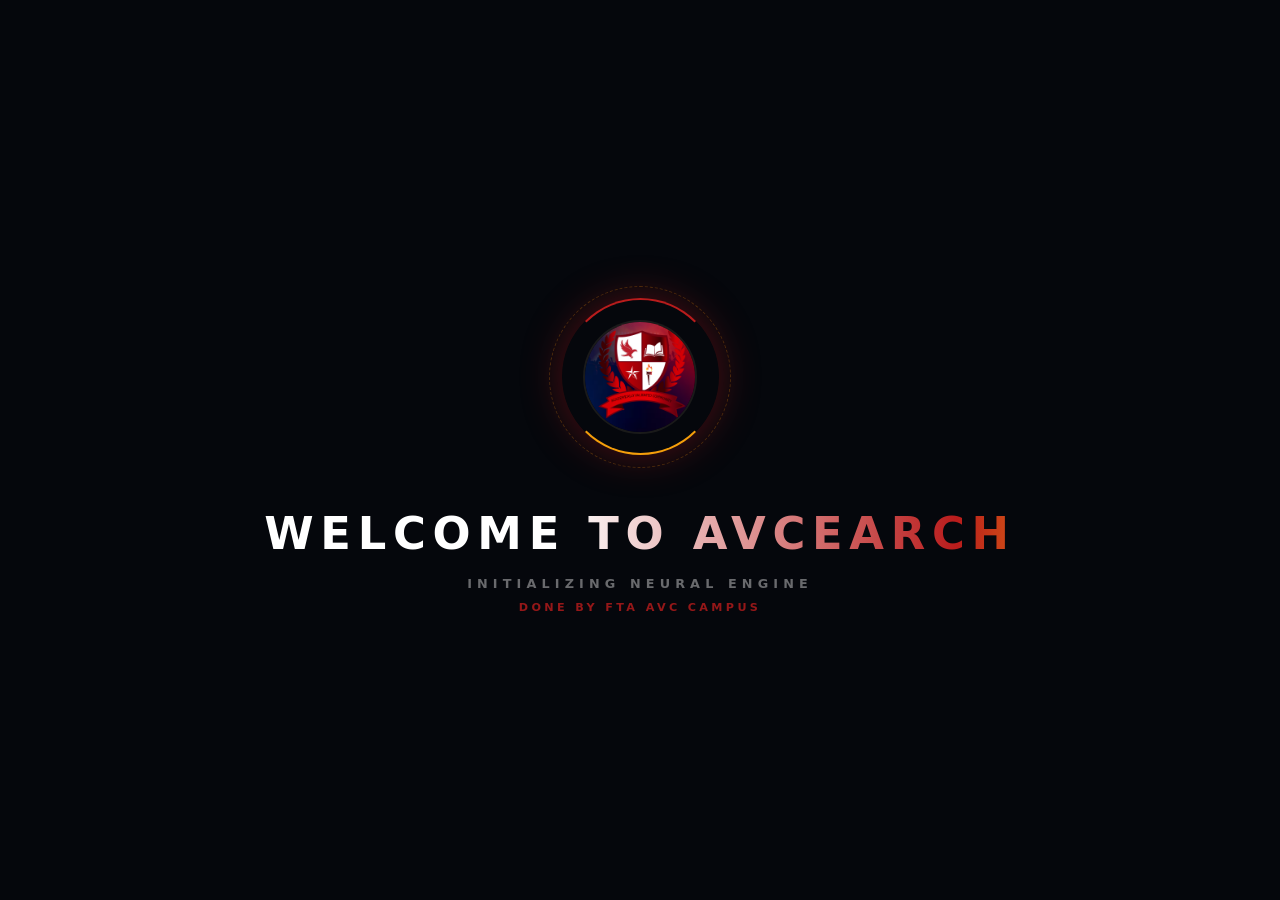
<file: f.html>
<!DOCTYPE html>
<html lang="en">
<head>
  <meta charset="UTF-8">
  <meta name="viewport" content="width=device-width, initial-scale=1.0">
  <title>AVSEARCH | Genesis</title>
  <style>
    :root {
      --brand-crimson: #b91c1c;
      --brand-crimson-dark: #7f1d1d;
      --brand-gold: #f59e0b;
      --onyx-deep: #05070c;
      --premium-grad: linear-gradient(135deg, #b91c1c 0%, #7f1d1d 100%);
      --tesla-neon-glow: 0 0 40px rgba(185, 28, 28, 0.4);
    }

    body {
      background-color: var(--onyx-deep);
      margin: 0;
      padding: 0;
      min-height: 100vh;
      overflow: hidden;
      font-family: system-ui, -apple-system, BlinkMacSystemFont, 'Segoe UI', Roboto, sans-serif;
    }

    /* ── Cinematic DaVinci x Musk Dimension Curtain ── */
    .welcome-curtain {
      position: fixed;
      top: 0;
      left: 0;
      width: 100%;
      height: 100%;
      background: var(--onyx-deep);
      z-index: 99999;
      display: flex;
      flex-direction: column;
      align-items: center;
      justify-content: center;
      transition: all 1.2s cubic-bezier(0.85, 0, 0.15, 1);
      opacity: 1;
      padding: 20px;
      box-sizing: border-box;
    }

    .welcome-curtain.dismissed {
      transform: scale(1.05);
      opacity: 0;
      pointer-events: none;
    }

    /* ── The Sacred Geometry Engine ── */
    .engine-core-wrapper {
      position: relative;
      width: 180px;
      height: 180px;
      display: flex;
      align-items: center;
      justify-content: center;
      margin-bottom: 40px;
    }

    .orbit-ring-outer {
      position: absolute;
      width: 100%;
      height: 100%;
      border: 1px dashed rgba(245, 158, 11, 0.25);
      border-radius: 50%;
      animation: spinClockwise 20s linear infinite;
    }

    .orbit-ring-inner {
      position: absolute;
      width: 85%;
      height: 85%;
      border: 2px solid transparent;
      border-top: 2px solid var(--brand-crimson);
      border-bottom: 2px solid var(--brand-gold);
      border-radius: 50%;
      box-shadow: var(--tesla-neon-glow);
      animation: spinCounterClockwise 3s cubic-bezier(0.4, 0, 0.2, 1) infinite;
    }

    /* ── Premium Circled Logo Asset Node ── */
    .brand-logo-node {
      width: 110px;
      height: 110px;
      border-radius: 50%;
      background: #000000;
      border: 2px solid rgba(255, 255, 255, 0.1);
      display: flex;
      align-items: center;
      justify-content: center;
      overflow: hidden;
      z-index: 2;
      box-shadow: inset 0 0 20px rgba(255, 255, 255, 0.05);
      animation: pulseGlow 2s ease-in-out infinite;
    }

    .brand-logo-node img {
      width: 100%;
      height: 100%;
      object-fit: cover; /* Keeps logo filling the circle perfectly */
    }

    /* ── Metallic Shifting Hyper-Typography ── */
    .welcome-title {
      font-size: 2.8rem;
      font-weight: 900;
      letter-spacing: 0.15em;
      text-transform: uppercase;
      margin: 0;
      background: linear-gradient(to right, #ffffff 20%, var(--brand-crimson) 45%, var(--brand-gold) 55%, #ffffff 80%);
      background-size: 200% auto;
      -webkit-background-clip: text;
      -webkit-text-fill-color: transparent;
      animation: textShine 4s linear infinite;
      padding: 0 20px;
      text-align: center;
    }

    .system-subtitle {
      color: rgba(255, 255, 255, 0.4);
      font-size: 0.8rem;
      letter-spacing: 0.4em;
      text-transform: uppercase;
      margin-top: 16px;
      font-weight: 600;
      animation: deepPulse 2s ease-in-out infinite;
    }

    /* Added Branding */
    .done-by {
      color: var(--brand-crimson);
      font-size: 0.7rem;
      letter-spacing: 0.3em;
      margin-top: 10px;
      font-weight: 700;
      text-transform: uppercase;
      opacity: 0.8;
    }

    /* ── Core Mechanical Animation Routines ── */
    @keyframes textShine { to { background-position: -200% center; } }
    @keyframes spinClockwise { from { transform: rotate(0deg); } to { transform: rotate(360deg); } }
    @keyframes spinCounterClockwise { from { transform: rotate(360deg); } to { transform: rotate(0deg); } }
    @keyframes pulseGlow {
      0%, 100% { border-color: rgba(255, 255, 255, 0.1); transform: scale(1); }
      50% { border-color: var(--brand-crimson); transform: scale(1.02); }
    }
    @keyframes deepPulse {
      0%, 100% { opacity: 0.3; }
      50% { opacity: 0.8; }
    }

    @media (max-width: 768px) {
      .welcome-title { font-size: 1.6rem; letter-spacing: 0.05em; }
      .engine-core-wrapper { width: 130px; height: 130px; }
      .brand-logo-node { width: 80px; height: 80px; }
    }
  </style>
</head>
<body>

  <div class="welcome-curtain" id="welcomeCurtain">
    <div class="engine-core-wrapper">
      <div class="orbit-ring-outer"></div>
      <div class="orbit-ring-inner"></div>
      <div class="brand-logo-node">
        <img src="avc.png" alt="AVSEARCH Core">
      </div>
    </div>

    <h1 class="welcome-title">Welcome to AVCEARCH</h1>
    <div class="system-subtitle">Initializing Neural Engine</div>
    <div class="done-by">DONE BY FTA AVC CAMPUS</div>
  </div>

  <script>
    window.addEventListener('DOMContentLoaded', () => {
      const curtain = document.getElementById('welcomeCurtain');
      setTimeout(() => {
        curtain.classList.add('dismissed');
        setTimeout(() => {
          window.location.replace("https://classy-malabi-f3405c.netlify.app/");
        }, 800); 
      }, 3200);
    });
  </script>
</body>
</html>
</file>
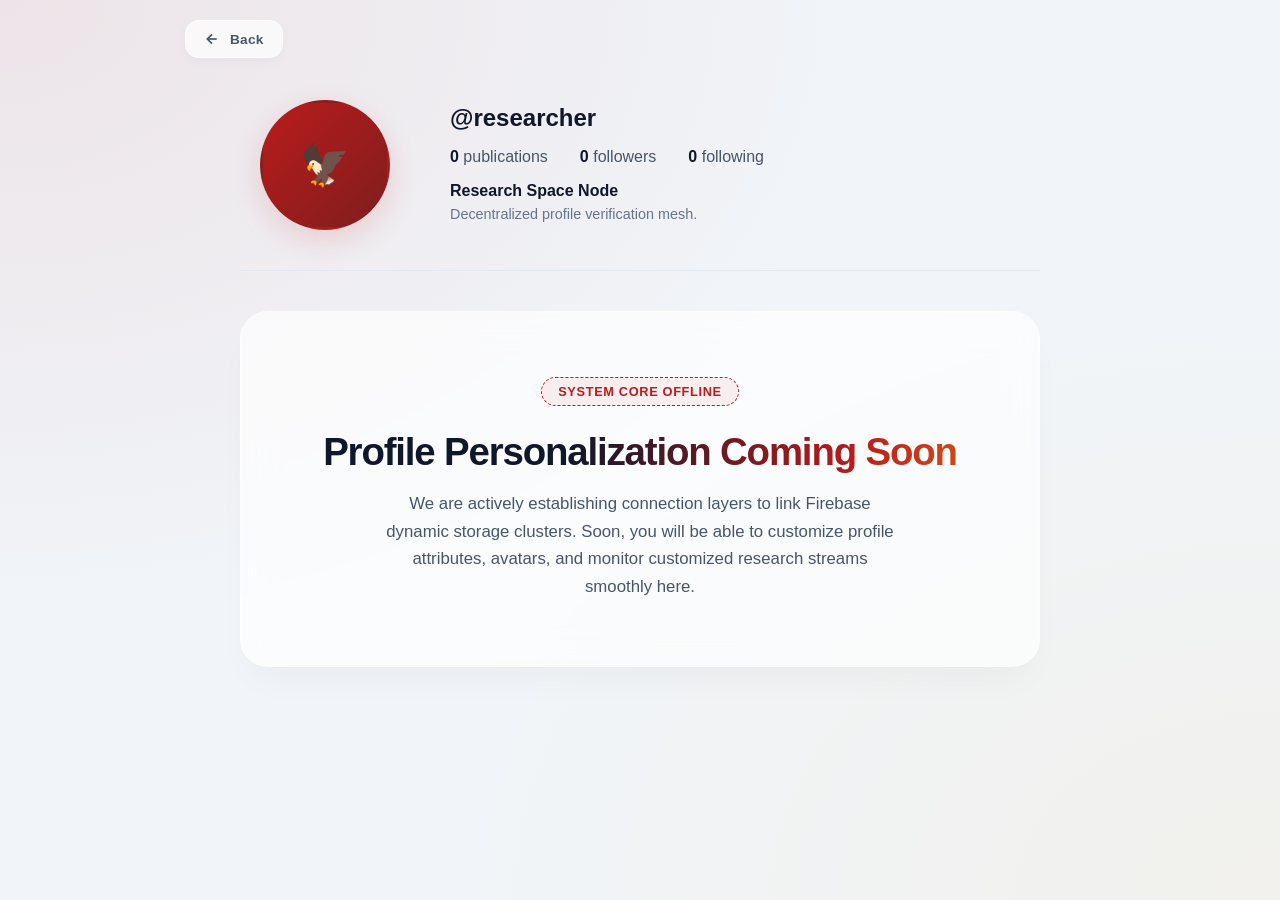
<file: profile.html>
<!DOCTYPE html>
<html lang="en">
<head>
  <meta charset="UTF-8" />
  <title>AVCEARCH</title>
  <link rel="icon" type="image/png" href="avc.png" />
  <link rel="stylesheet" href="shared.css" />
  <style>
:root {
  --brand-crimson: #b91c1c;
  --brand-crimson-dark: #7f1d1d;
  --brand-gold: #f59e0b;
  --onyx-deep: #0f172a;
  --premium-grad: linear-gradient(135deg, #b91c1c 0%, #7f1d1d 100%);
  --crimson-glow: 0 10px 30px rgba(185, 28, 28, 0.15);
}

body {
  background-color: #f1f5f9;
  background-image: 
    radial-gradient(at 0% 0%, rgba(185, 28, 28, 0.08) 0px, transparent 50%),
    radial-gradient(at 100% 100%, rgba(245, 158, 11, 0.05) 0px, transparent 50%);
  background-attachment: fixed;
  font-family: system-ui, -apple-system, BlinkMacSystemFont, 'Segoe UI', Roboto, sans-serif;
  margin: 0;
  padding: 0;
  min-height: 100vh;
}

.page-wrapper {
  max-width: 950px;
  margin: 0 auto;
  padding: 80px 20px 40px;
  position: relative;
}

/* ── Premium Glassmorphic Back Button ── */
.back-nav-trigger {
  display: inline-flex;
  align-items: center;
  justify-content: center;
  gap: 10px;
  position: absolute;
  top: 20px;
  left: 20px;
  padding: 10px 18px;
  background: rgba(255, 255, 255, 0.7);
  backdrop-filter: blur(8px);
  -webkit-backdrop-filter: blur(8px);
  border: 1px solid rgba(255, 255, 255, 0.6);
  border-radius: 14px;
  color: #475569;
  text-decoration: none;
  font-weight: 700;
  font-size: 0.85rem;
  letter-spacing: 0.02em;
  cursor: pointer;
  box-shadow: 0 4px 12px rgba(15, 23, 42, 0.03);
  transition: all 0.3s cubic-bezier(0.16, 1, 0.3, 1);
  user-select: none;
}

.back-nav-trigger:hover {
  color: #ffffff;
  background: var(--brand-crimson);
  border-color: var(--brand-crimson);
  box-shadow: 0 8px 20px rgba(185, 28, 28, 0.25);
  transform: translateY(-2px);
}

.back-nav-trigger:active {
  transform: translateY(0);
}

.back-nav-trigger svg {
  width: 16px;
  height: 16px;
  fill: none;
  stroke: currentColor;
  stroke-width: 2.5;
  transition: transform 0.3s cubic-bezier(0.16, 1, 0.3, 1);
}

.back-nav-trigger:hover svg {
  transform: translateX(-3px);
}

/* ── Profile Layout Transitions ── */
.insta-profile-header { 
  display: flex; 
  align-items: center; 
  gap: 60px; 
  padding: 20px 20px 40px; 
  border-bottom: 1px solid #e2e8f0; 
  max-width: 800px; 
  margin: 0 auto 40px;
  animation: floatInUp 0.6s cubic-bezier(0.16, 1, 0.3, 1) forwards;
}

.profile-avatar-container { 
  position: relative; 
  width: 130px; 
  height: 130px; 
  border-radius: 50%; 
  background: var(--premium-grad); 
  border: 3px solid transparent; 
  overflow: hidden; 
  display: flex; 
  align-items: center; 
  justify-content: center; 
  box-shadow: var(--crimson-glow);
  flex-shrink: 0;
}

.profile-info-column { flex: 1; }
.profile-username-row { display: flex; align-items: center; gap: 20px; margin-bottom: 16px; }

.profile-username {
  font-size: 1.5rem;
  font-weight: 800;
  color: var(--onyx-deep);
  margin: 0;
}

.profile-stats-row { display: flex; gap: 32px; margin-bottom: 16px; color: #475569; }
.profile-stats-row strong { color: var(--onyx-deep); }

/* ── Blurry Frosted Glass Premium Centerpiece Card ── */
.coming-soon-wrapper {
  max-width: 800px;
  margin: 40px auto;
  text-align: center;
  padding: 65px 40px;
  background: rgba(255, 255, 255, 0.65);
  backdrop-filter: blur(16px);
  -webkit-backdrop-filter: blur(16px);
  border: 1px solid rgba(255, 255, 255, 0.5);
  border-radius: 28px;
  box-shadow: 0 20px 40px -15px rgba(15, 23, 42, 0.05);
  animation: floatInUp 0.8s cubic-bezier(0.16, 1, 0.3, 1) forwards;
}

.coming-soon-badge {
  display: inline-block;
  padding: 6px 16px;
  background: rgba(185, 28, 28, 0.06);
  border: 1px dashed var(--brand-crimson);
  color: var(--brand-crimson);
  font-weight: 700;
  font-size: 0.8rem;
  text-transform: uppercase;
  letter-spacing: 0.05em;
  border-radius: 100px;
  margin-bottom: 24px;
}

/* ── Shiny Animated Header Output Text ── */
.coming-soon-title {
  font-size: 2.4rem;
  font-weight: 900;
  letter-spacing: -0.03em;
  margin: 0 0 16px 0;
  background: linear-gradient(
    to right, 
    #0f172a 20%, 
    #b91c1c 40%, 
    #f59e0b 60%, 
    #0f172a 80%
  );
  background-size: 200% auto;
  -webkit-background-clip: text;
  -webkit-text-fill-color: transparent;
  animation: textShine 4.5s linear infinite;
}

.coming-soon-subtitle {
  color: #475569;
  font-size: 1.05rem;
  max-width: 520px;
  margin: 0 auto;
  line-height: 1.65;
  font-weight: 500;
}

/* ── System Core Animations Keyframes ── */
@keyframes textShine {
  to { background-position: 200% center; }
}

@keyframes floatInUp {
  from {
    opacity: 0;
    transform: translateY(20px);
  }
  to {
    opacity: 1;
    transform: translateY(0);
  }
}

/* ── RESPONSIVE MEDIA BREAKPOINTS ── */

@media (max-width: 768px) {
  .page-wrapper {
    padding: 90px 16px 40px; /* Provides separation room below absolute back-button asset */
  }

  .insta-profile-header {
    flex-direction: column;
    text-align: center;
    gap: 24px;
    padding: 10px 10px 32px;
  }

  .profile-username-row {
    flex-direction: column;
    gap: 12px;
    justify-content: center;
  }

  .profile-stats-row {
    justify-content: center;
    gap: 24px;
  }

  .coming-soon-wrapper {
    padding: 48px 24px;
    margin: 24px auto;
    border-radius: 20px;
  }

  .coming-soon-title {
    font-size: 1.85rem;
  }
}

@media (max-width: 480px) {
  .back-nav-trigger {
    padding: 8px 14px;
    font-size: 0.8rem;
    top: 16px;
    left: 16px;
  }

  .profile-avatar-container {
    width: 100px;
    height: 100px;
  }

  .profile-username {
    font-size: 1.3rem;
  }

  .profile-stats-row {
    font-size: 0.9rem;
    gap: 16px;
  }

  .coming-soon-title {
    font-size: 1.6rem;
  }

  .coming-soon-subtitle {
    font-size: 0.95rem;
  }
}
  </style>
</head>
<body>

<div class="page-wrapper">
  
  <!-- Back Navigation Action Trigger -->
  <div onclick="history.back()" class="back-nav-trigger" title="Go back to the previous workspace node">
    <svg viewBox="0 0 24 24">
      <line x1="19" y1="12" x2="5" y2="12"></line>
      <polyline points="12 19 5 12 12 5"></polyline>
    </svg>
    Back
  </div>

  <!-- Profile Structural Header Mockup -->
  <div class="insta-profile-header">
    <div class="profile-avatar-container" id="avatarFrame">
      <div id="avatarInitials" style="font-size: 2.5rem; font-weight: 900; color: #ffffff; user-select: none;">🦅</div>
    </div>
    
    <div class="profile-info-column">
      <div class="profile-username-row">
        <h2 class="profile-username" id="uUsername">@researcher</h2>
      </div>
      <div class="profile-stats-row">
        <span><strong id="countPapers">0</strong> publications</span>
        <span><strong id="countFollowers">0</strong> followers</span>
        <span><strong id="countFollowing">0</strong> following</span>
      </div>
      <div id="uName" style="font-weight: 700; color: var(--onyx-deep); margin-bottom: 4px;">Research Space Node</div>
      <div id="uBio" style="font-size:0.9rem; color: #64748b; line-height: 1.5;">Decentralized profile verification mesh.</div>
    </div>
  </div>

  <!-- Central Coming Soon Intercept Core (Blurry & Shiny UI) -->
  <div class="coming-soon-wrapper">
    <div class="coming-soon-badge">System Core Offline</div>
    <h3 class="coming-soon-title">Profile Personalization Coming Soon</h3>
    <p class="coming-soon-subtitle">
      We are actively establishing connection layers to link Firebase dynamic storage clusters. Soon, you will be able to customize profile attributes, avatars, and monitor customized research streams smoothly here.
    </p>
  </div>
</div>

</body>
</html>
</file>
<file: shared.css>
/* ============================================================
   shared.css — AVCEARCH Brand Production Styling
   ============================================================ */
:root {
  /* ── AVCEARCH Master Color Palette ── */
  --brand-crimson: #b91c1c;
  --brand-crimson-dark: #7f1d1d;
  --onyx-deep: #0f172a;
  --onyx-surface: #1e293b;
  
  /* ── UI Element Overrides ── */
  --cloud-bg: rgba(255, 255, 255, 0.65);
  --cloud-border: rgba(226, 232, 240, 0.8);
  --cloud-glow: 0 8px 32px 0 rgba(127, 29, 29, 0.04);
  --sky-primary: var(--brand-crimson);
  --sky-grad: linear-gradient(135deg, #b91c1c 0%, #7f1d1d 100%);
  --text-dark: #0f172a;
  --text-muted: #64748b;
  
  /* ── Brand Shadows ── */
  --premium-glow: 0 10px 30px rgba(185, 28, 28, 0.15);
}

* { 
  box-sizing: border-box; 
  margin: 0; 
  padding: 0; 
  font-family: -apple-system, BlinkMacSystemFont, "Segoe UI", Roboto, sans-serif; 
}

body { 
  background: #f8fafc; 
  color: var(--text-dark); 
  min-height: 100vh; 
  overflow-x: hidden; 
}

/* ── Premium Asymmetric Gradient Background Mesh ── */
.bg-mesh {
  position: fixed; 
  top: 0; 
  left: 0; 
  width: 100vw; 
  height: 100vh; 
  z-index: -2;
  background-image: 
    radial-gradient(at 0% 0%, rgba(185, 28, 28, 0.07) 0, transparent 50%),
    radial-gradient(at 100% 0%, rgba(15, 23, 42, 0.06) 0, transparent 50%);
}

/* ── Elite Navigation Bar ── */
.navbar {
  display: flex; 
  align-items: center; 
  justify-content: space-between; 
  padding: 16px 40px;
  background: rgba(255, 255, 255, 0.8); 
  backdrop-filter: blur(16px); 
  -webkit-backdrop-filter: blur(16px);
  border-bottom: 1px solid rgba(185, 28, 28, 0.1); 
  position: sticky; 
  top: 0; 
  z-index: 100;
}

.nav-logo { 
  display: flex; 
  align-items: center; 
  gap: 8px; 
  text-decoration: none; 
  color: var(--text-dark); 
  font-weight: 900; 
  font-size: 1.35rem; 
  letter-spacing: -0.03em;
}

.nav-logo span span { 
  color: var(--brand-crimson); 
}

.nav-search { 
  display: flex; 
  align-items: center; 
  background: #ffffff; 
  padding: 8px 16px; 
  border-radius: 99px; 
  border: 1px solid #cbd5e1; 
  width: 320px; 
  transition: all 0.2s ease;
}

.nav-search:focus-within {
  border-color: var(--brand-crimson);
  box-shadow: 0 0 0 3px rgba(185, 28, 28, 0.1);
}

.nav-search input { 
  border: none; 
  background: transparent; 
  outline: none; 
  margin-left: 8px; 
  width: 100%; 
  font-size: 0.9rem; 
  color: var(--text-dark);
}

.nav-links { 
  display: flex; 
  gap: 24px; 
}

.nav-link { 
  display: flex; 
  align-items: center; 
  gap: 6px; 
  text-decoration: none; 
  color: var(--text-muted); 
  font-size: 0.95rem; 
  font-weight: 600; 
  transition: color 0.2s; 
}

.nav-link:hover, .nav-link.active { 
  color: var(--brand-crimson); 
}

.nav-upload-btn { 
  display: flex; 
  align-items: center; 
  gap: 6px; 
  background: var(--sky-grad); 
  color: white; 
  text-decoration: none; 
  padding: 10px 20px; 
  border-radius: 12px; 
  font-weight: 700; 
  font-size: 0.9rem; 
  box-shadow: 0 4px 12px rgba(185, 28, 28, 0.2); 
  transition: transform 0.2s, box-shadow 0.2s;
}

.nav-upload-btn:hover {
  transform: translateY(-1px);
  box-shadow: 0 6px 18px rgba(185, 28, 28, 0.3);
}

.nav-menu-btn { 
  display: none; 
  background: none; 
  border: none; 
  cursor: pointer; 
}

/* ── Content Grid Display Architectures ── */
.page-wrapper { 
  max-width: 1240px; 
  margin: 40px auto; 
  padding: 0 24px; 
}

.research-grid { 
  display: grid; 
  grid-template-columns: repeat(auto-fill, minmax(280px, 1fr)); 
  gap: 28px; 
  margin-top: 24px; 
}

.research-card { 
  background: #ffffff; 
  border: 1px solid var(--cloud-border); 
  border-radius: 20px; 
  box-shadow: 0 10px 30px rgba(15, 23, 42, 0.02); 
  overflow: hidden; 
  transition: transform 0.25s cubic-bezier(0.16, 1, 0.3, 1), box-shadow 0.25s ease; 
}

.research-card:hover { 
  transform: translateY(-6px); 
  box-shadow: 0 20px 40px rgba(185, 28, 28, 0.06), 0 1px 3px rgba(15, 23, 42, 0.05); 
  border-color: rgba(185, 28, 28, 0.15);
}

/* ── Structural Actions Components (Buttons & Badges) ── */
.btn { 
  padding: 12px 24px; 
  font-weight: 700; 
  border-radius: 12px; 
  border: none; 
  cursor: pointer; 
  display: inline-flex; 
  align-items: center; 
  gap: 8px; 
  text-decoration: none; 
  font-size: 0.95rem; 
  transition: all 0.2s cubic-bezier(0.16, 1, 0.3, 1); 
}

.btn-primary { 
  background: var(--sky-grad); 
  color: white !important; 
  box-shadow: var(--premium-glow); 
}

.btn-primary:hover { 
  transform: translateY(-2px); 
  box-shadow: 0 12px 35px rgba(185, 28, 28, 0.3); 
}

.btn-secondary { 
  background: #ffffff; 
  color: var(--text-dark); 
  border: 1px solid #e2e8f0; 
}

.btn-secondary:hover { 
  background: #f8fafc; 
  border-color: #cbd5e1;
  color: var(--brand-crimson);
}

.badge { 
  display: inline-block; 
  padding: 6px 10px; 
  font-size: 0.75rem; 
  font-weight: 700; 
  text-transform: uppercase;
  letter-spacing: 0.04em;
  border-radius: 6px; 
  width: max-content; 
}

/* ── Interactive Form Interfaces & Glass Overlay Portals ── */
.upload-overlay { 
  position: fixed; 
  top: 0; 
  left: 0; 
  width: 100vw; 
  height: 100vh; 
  background: rgba(15, 23, 42, 0.6); 
  backdrop-filter: blur(16px); 
  -webkit-backdrop-filter: blur(16px); 
  display: flex; 
  align-items: center; 
  justify-content: center; 
  z-index: 9999; 
}

.upload-progress-card { 
  background: #ffffff; 
  border-radius: 24px; 
  padding: 36px; 
  width: 100%; 
  max-width: 420px; 
  box-shadow: 0 30px 60px rgba(0, 0, 0, 0.2); 
  border: 1px solid rgba(255, 255, 255, 0.7); 
}

.form-label { 
  display: block; 
  font-weight: 700; 
  font-size: 0.85rem; 
  color: var(--text-dark); 
  margin-bottom: 6px; 
}

.form-input, .form-select, .form-textarea { 
  width: 100%; 
  padding: 12px 14px; 
  background: #ffffff; 
  border: 1px solid #cbd5e1; 
  border-radius: 12px; 
  font-size: 0.95rem; 
  color: var(--text-dark); 
  outline: none; 
  transition: all 0.2s; 
}

.form-input:focus, .form-select:focus, .form-textarea:focus { 
  border-color: var(--brand-crimson); 
  box-shadow: 0 0 0 4px rgba(185, 28, 28, 0.1); 
}

.upload-submit-btn { 
  width: 100%; 
  margin-top: 24px; 
  padding: 14px; 
  background: var(--sky-grad); 
  color: white; 
  border: none; 
  border-radius: 12px; 
  font-size: 1rem; 
  font-weight: 700; 
  cursor: pointer; 
  box-shadow: var(--premium-glow); 
  transition: all 0.2s;
}

.upload-submit-btn:hover {
  transform: translateY(-2px);
  box-shadow: 0 12px 35px rgba(185, 28, 28, 0.3);
}

/* ── Live Microfeedback Engine (Toasts) ── */
#toast-container { 
  position: fixed; 
  bottom: 24px; 
  right: 24px; 
  z-index: 10000; 
  display: flex; 
  flex-direction: column; 
  gap: 10px; 
}

.toast { 
  background: var(--onyx-deep); 
  color: white; 
  padding: 14px 24px; 
  border-radius: 12px; 
  font-size: 0.9rem; 
  font-weight: 600; 
  box-shadow: 0 15px 35px rgba(0,0,0,0.2); 
  border-left: 4px solid var(--brand-crimson);
  animation: slideIn 0.3s cubic-bezier(0.175, 0.885, 0.32, 1.275) forwards; 
}

@keyframes slideIn { 
  from { transform: translateY(20px); opacity: 0; } 
  to { transform: translateY(0); opacity: 1; } 
}

/* ── Responsive Viewport Scaling Rules ── */
@media (max-width: 768px) {
  .nav-links, .nav-search { display: none; }
  .nav-menu-btn { display: block; }
  .navbar { padding: 16px 24px; }
}
/* ============================================================
   AVCEARCH Ultra-Responsive Architecture Upgrades
   ============================================================ */

/* 1. Global Viewport Safety Rails */
img, svg, video {
  max-width: 100%;
  height: auto;
}

/* 2. Enhanced Tablet & Laptop Scale Rules (max-width: 1024px) */
@media (max-width: 1024px) {
  .navbar {
    padding: 16px 24px;
  }
  .nav-search {
    width: 240px; /* Slims down search box so nav elements don't collide */
  }
  .nav-links {
    gap: 16px;
  }
  .hero-title {
    font-size: 2.8rem; /* Keeps long titles from breaking awkwardly */
  }
}

/* 3. Aggressive Mobile Deep-Cleaning (max-width: 768px) */
@media (max-width: 768px) {
  .hero {
    flex-direction: column;
    text-align: center;
    padding: 40px 0 32px 0;
  }
  
  .hero-content {
    max-width: 100%;
  }

  .hero-actions {
    justify-content: center;
    flex-direction: column; /* Stacks CTAs safely so text never overflows button bounds */
    width: 100%;
    gap: 12px;
  }

  .hero-actions .btn {
    width: 100%;
    justify-content: center;
  }

  /* Structural Strip Collapse */
  .stats-inner {
    flex-direction: column;
    gap: 24px;
  }

  .stat-item {
    border-bottom: 1px solid #f1f5f9;
    padding-bottom: 16px;
  }

  .stat-item:last-child {
    border-bottom: none;
    padding-bottom: 0;
  }

  /* Grid optimization for single-column mobile views */
  .research-grid {
    grid-template-columns: 1fr; 
    gap: 16px;
  }
  
  /* Hides profile layout elements gracefully in tiny navbar views */
  #navUploadBtn, #navProfileAvatar {
    display: none !important;
  }
}

/* 4. Large Monitor Ultra-Wide Support (min-width: 1440px) */
@media (min-width: 1440px) {
  .page-wrapper {
    max-width: 1400px; /* Dynamically expands workspace canvas for premium spatial symmetry */
  }
  .research-grid {
    grid-template-columns: repeat(4, 1fr); /* Snaps cards into perfect quad-view layout */
  }
}
</file>
